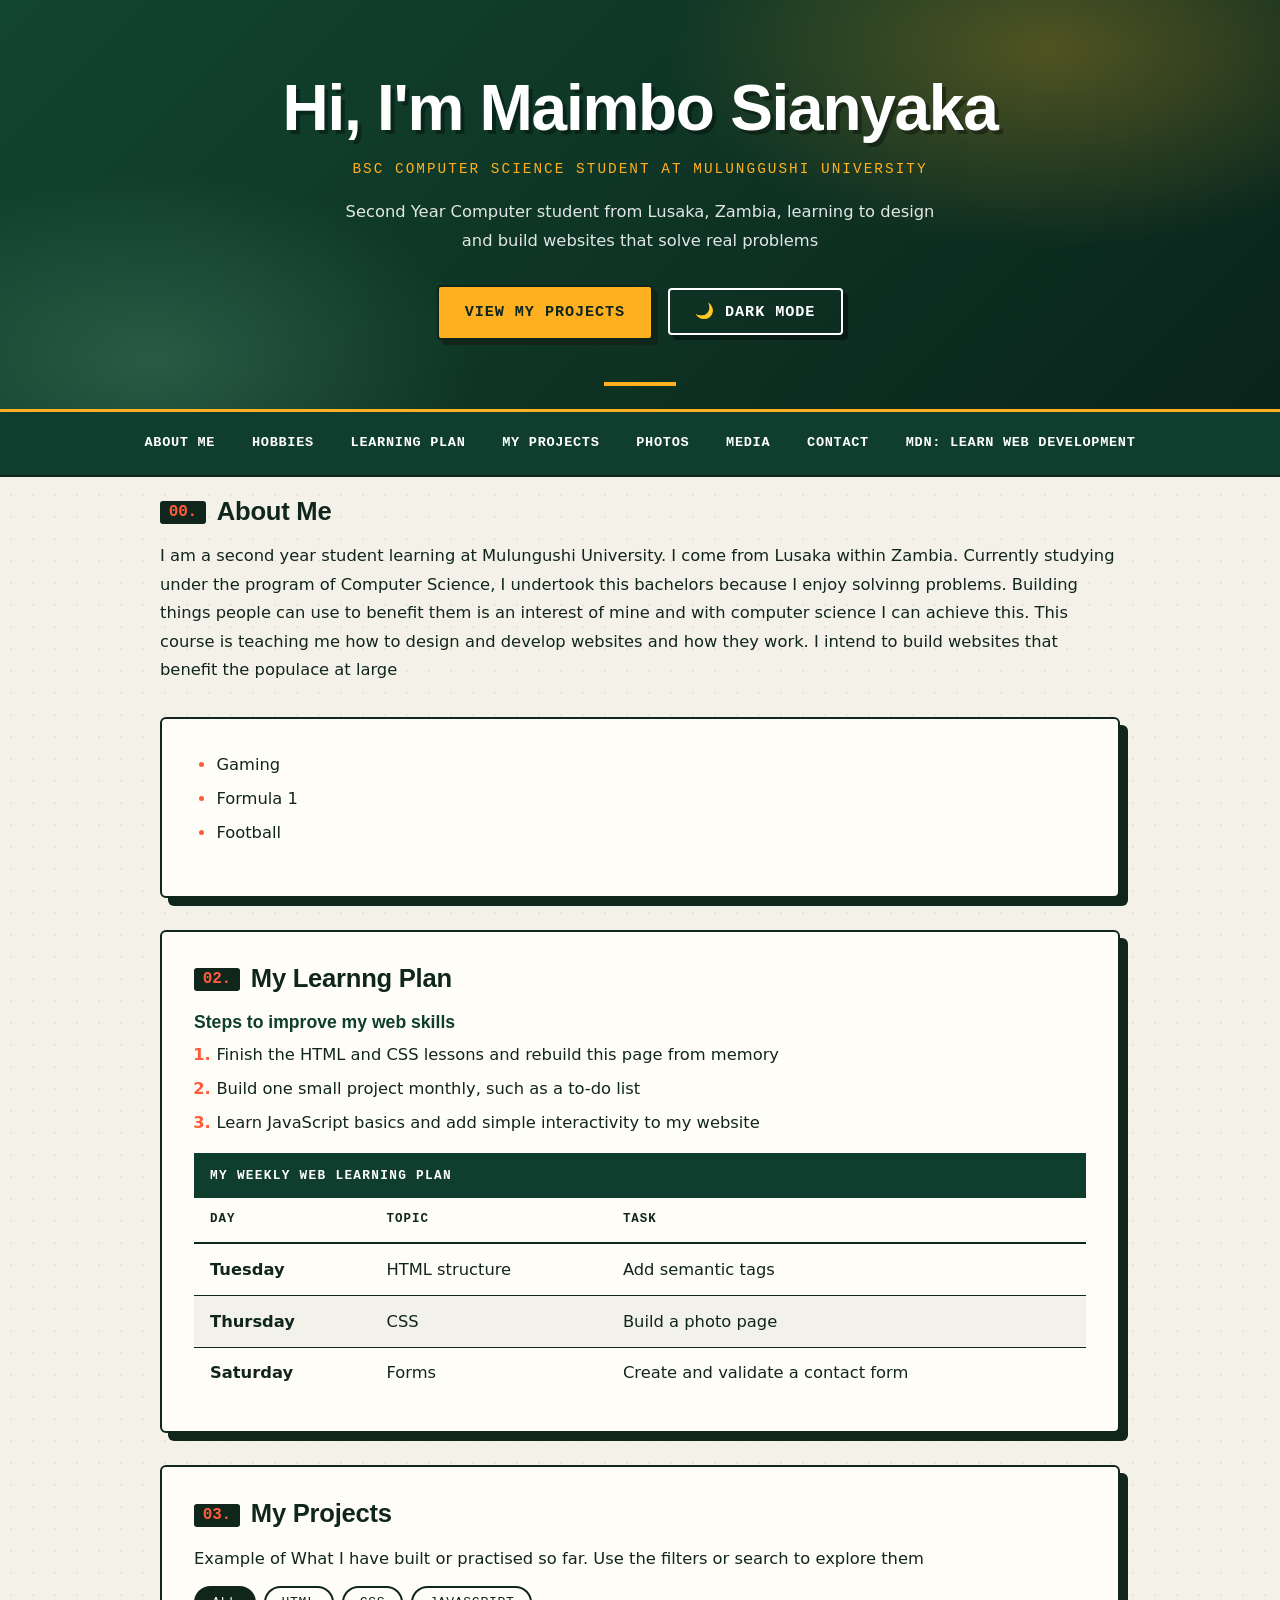
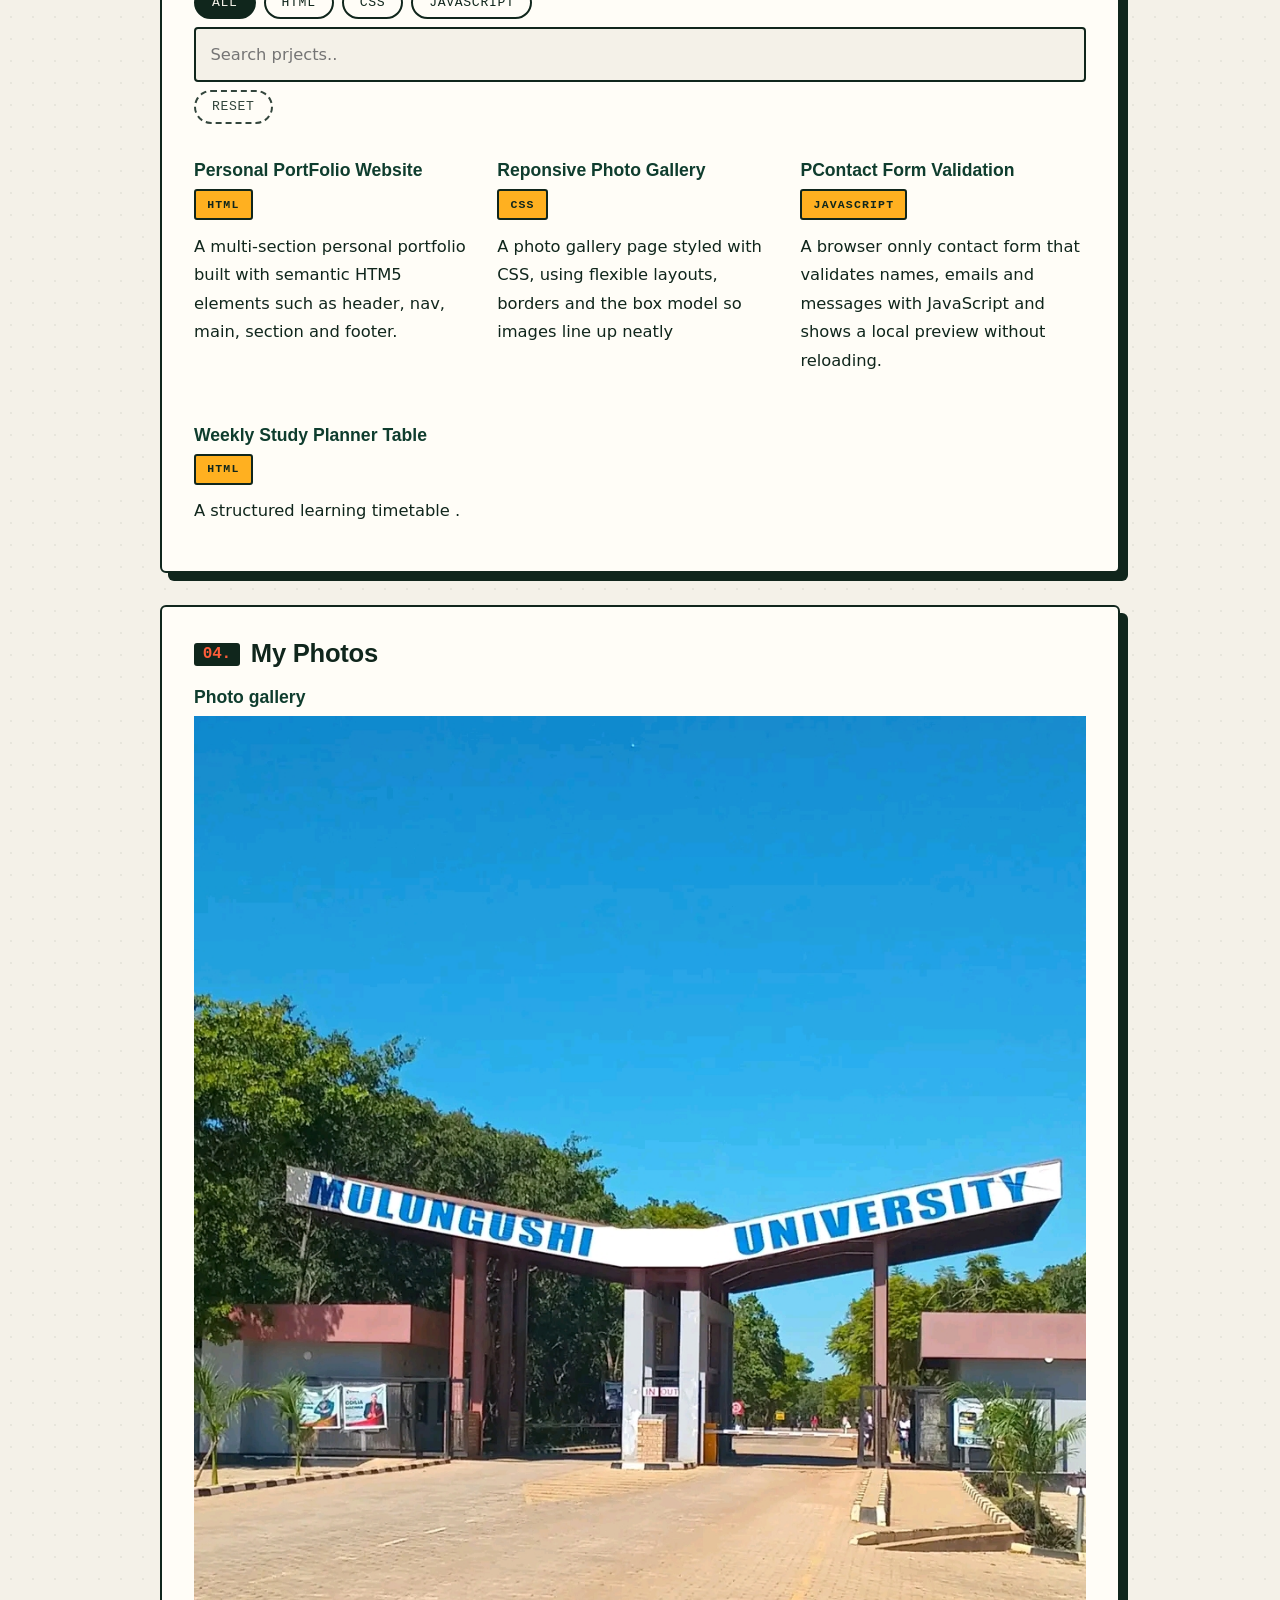
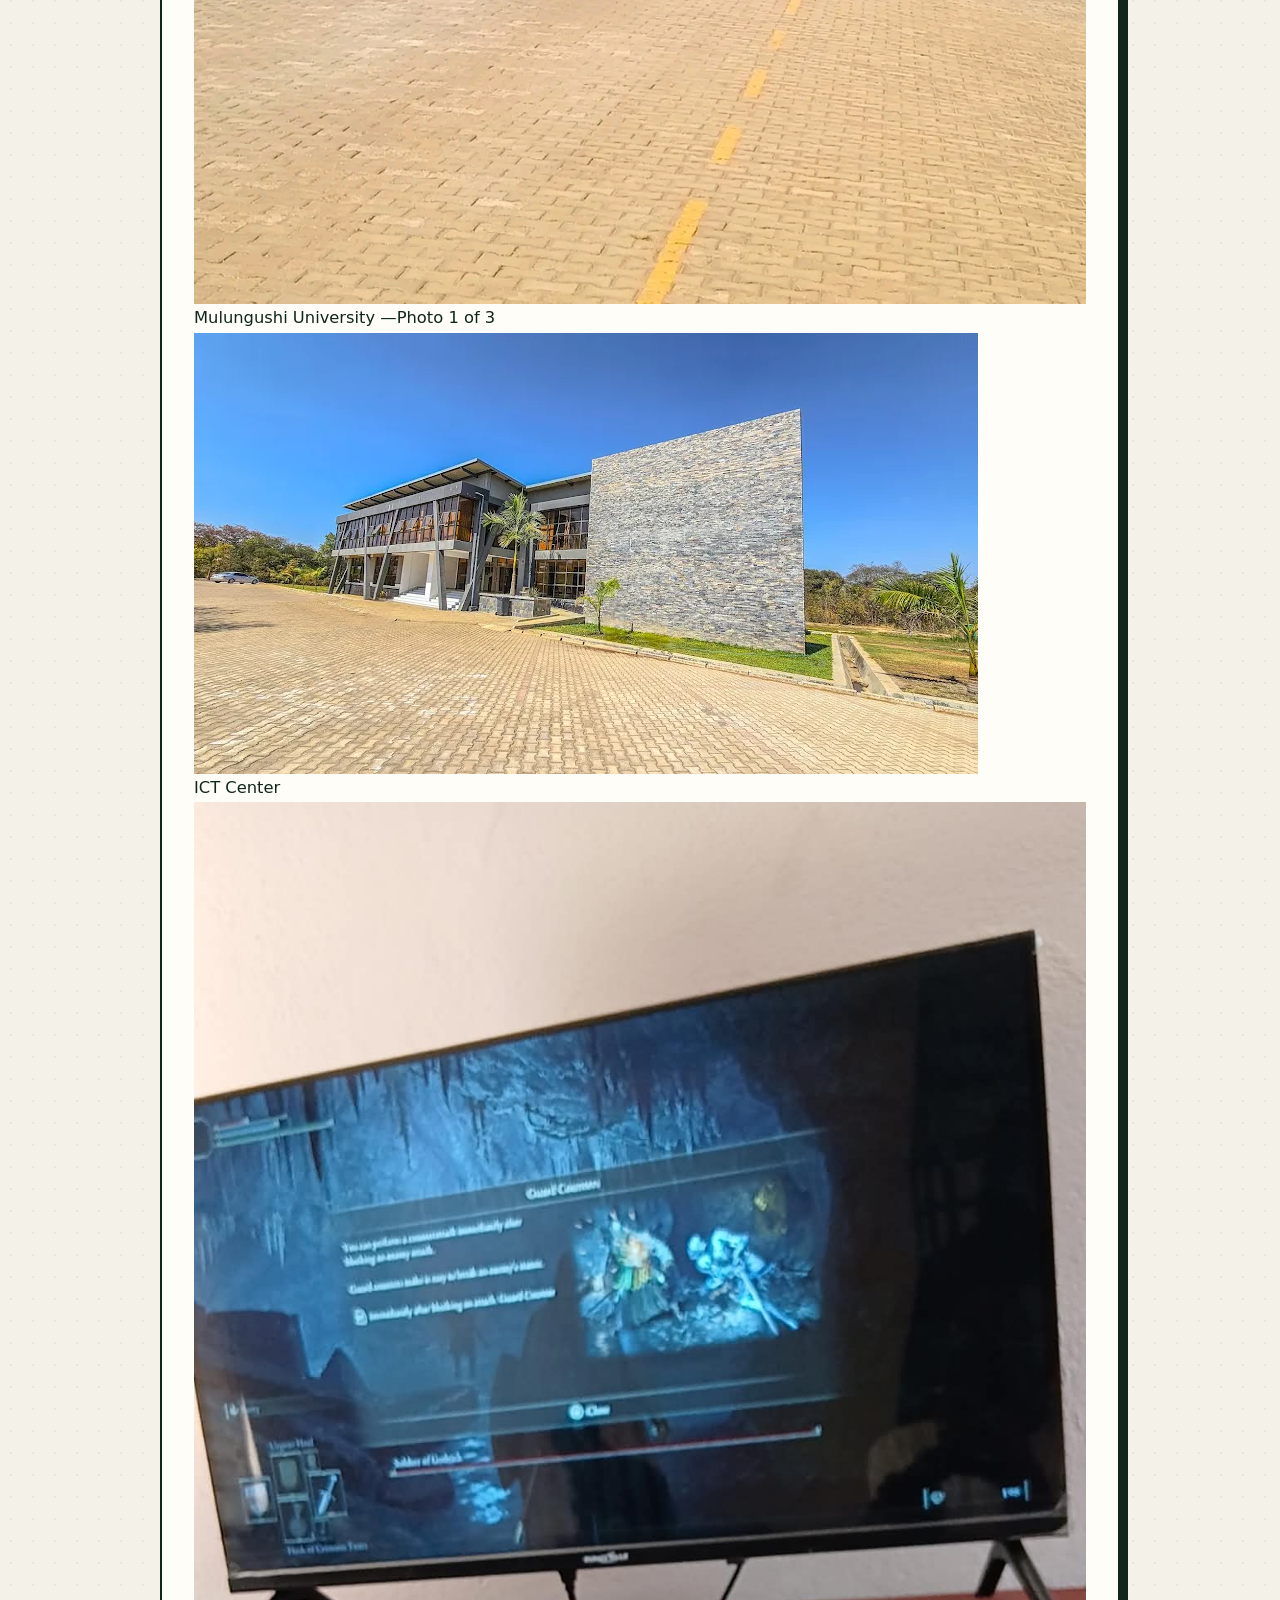
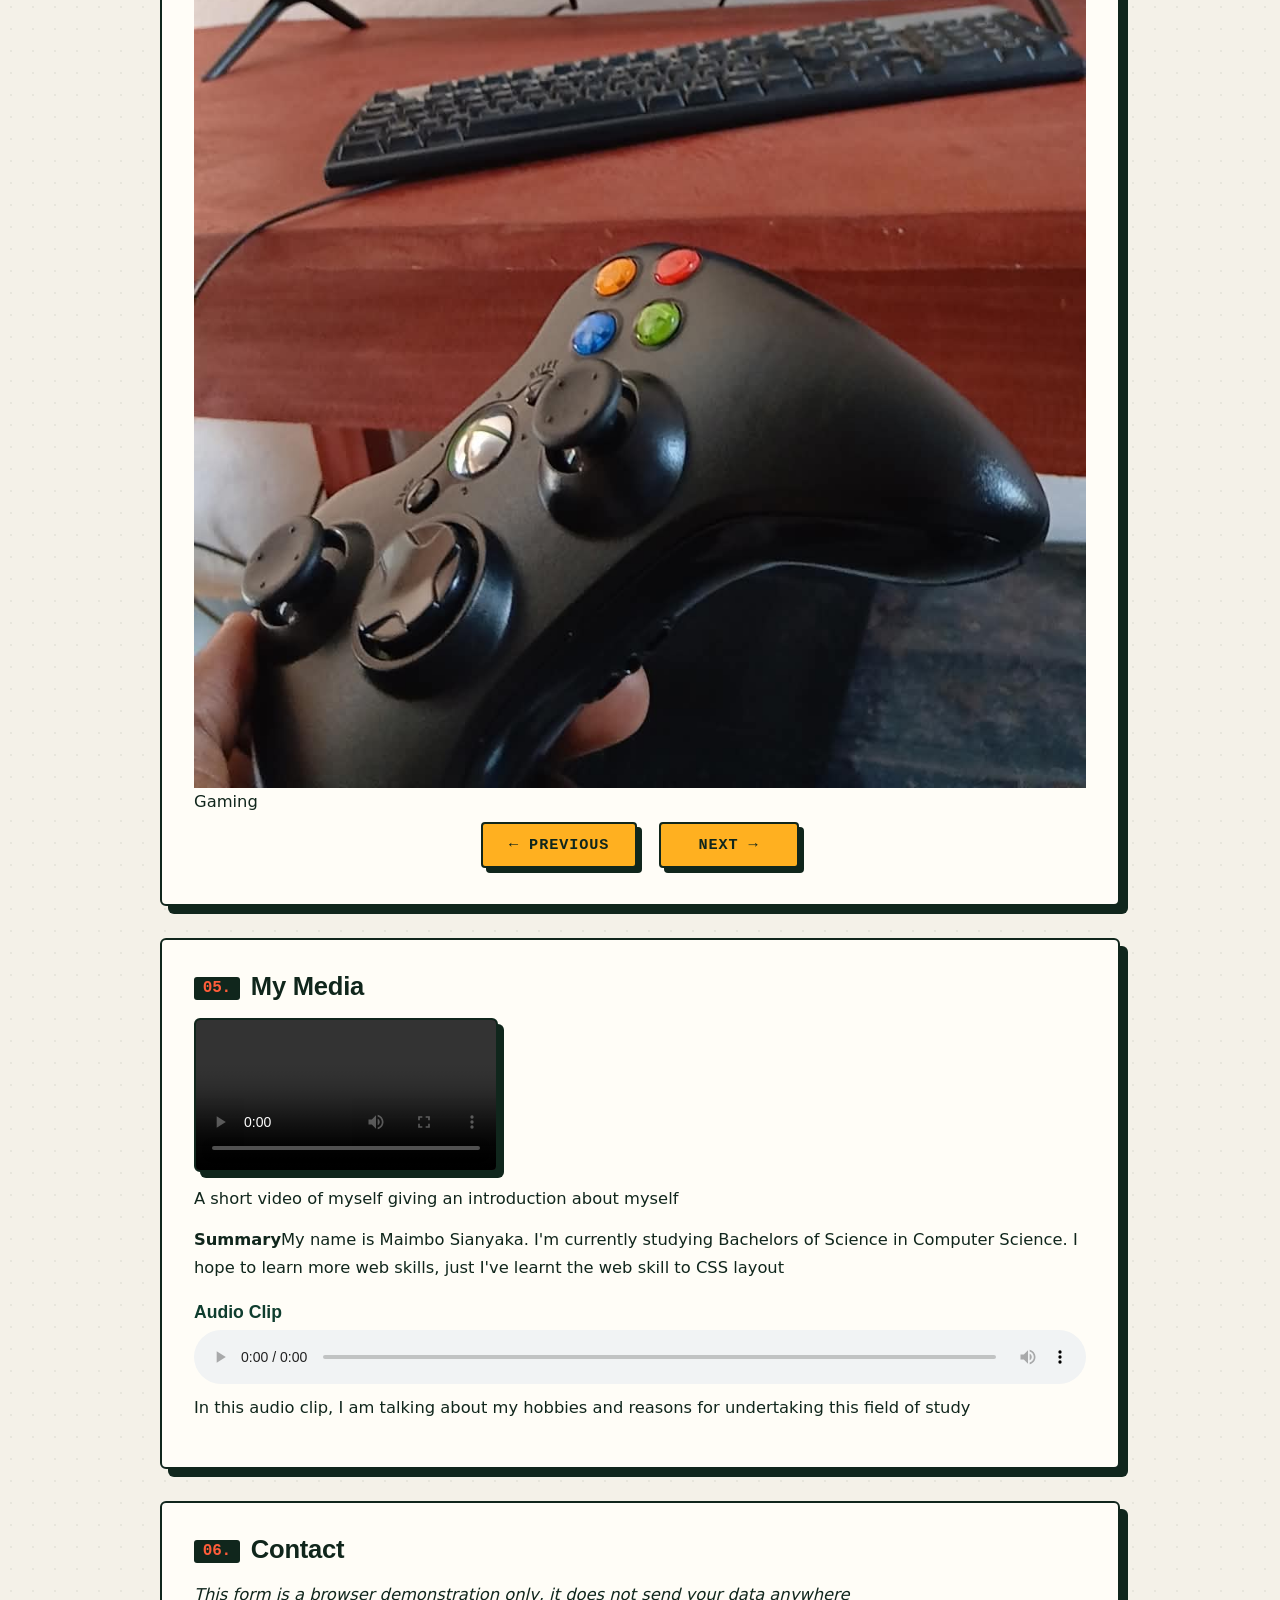
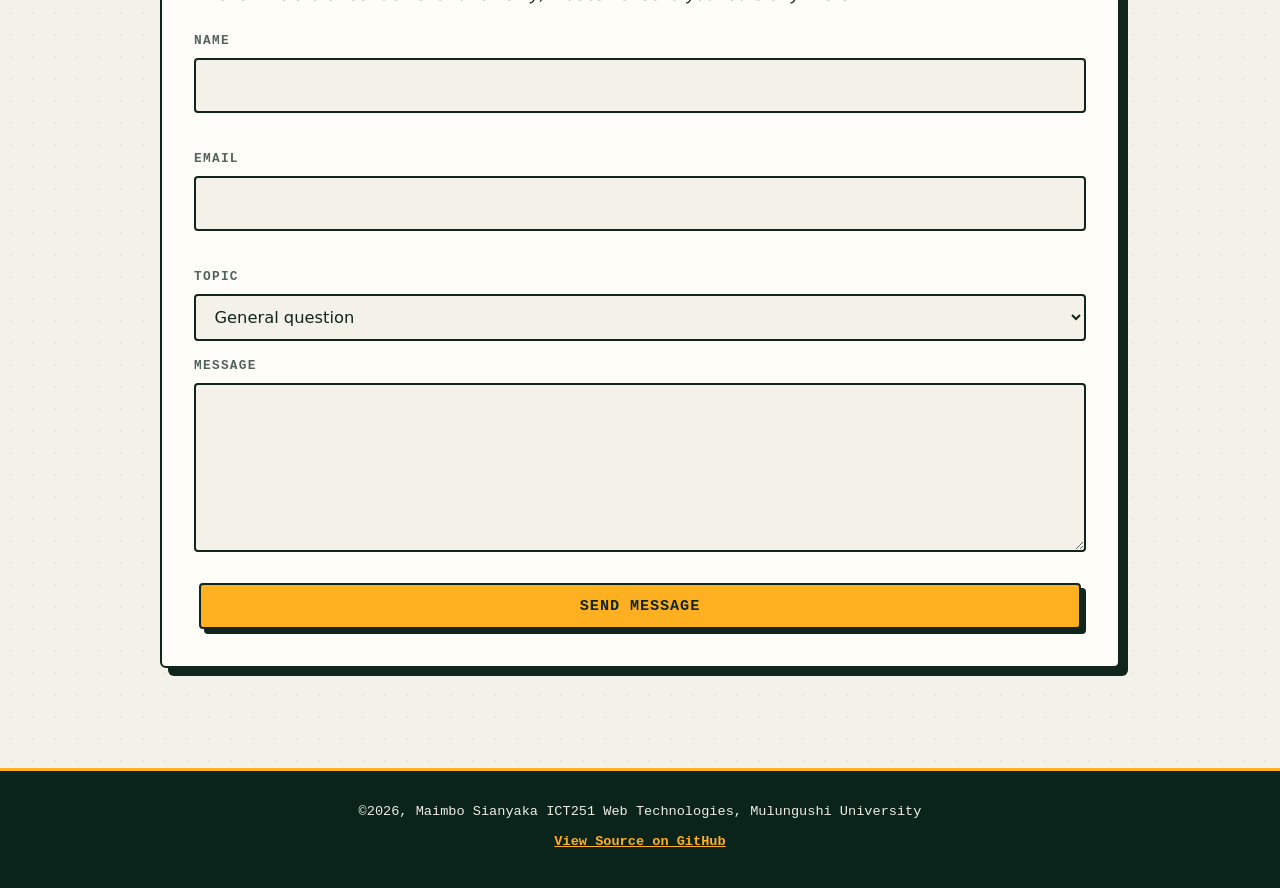
<file: index.html>
<!DOCTYPE html>
<html lang="en">
    <head>
        <meta charset="UTF-8">
        <meta name="viewport" content="width=device-width, initial-scale=1.0">
        <title>MAIMBO SIANYAKA ICT251 STUDENT PORTFOLIO</title>
        <link rel="stylesheet" href="css/styles.css">
        <script src ="js/script.js" defer></script>
    </head>
    <body>
        <a class="skip-link" href = "#main-content">Skip to main content</a>
        <header class="site-header">
        <h1>Hi, I'm Maimbo Sianyaka</h1>
        <p class="tagline">BSc Computer Science student at Mulunggushi University</p>
        <p class="intro">Second Year Computer student from Lusaka, Zambia, learning to design and build websites that solve real problems</p>
        <a class="button" href ="#projects">View My Projects</a>
        <button type="button" id="theme-toggle" class="button button-secondary" aria-pressed="false">&#127769; Dark mode</button>
        </header>

        <nav class="main-nav" aria-label="Main navigation">
            <a href="#about">About Me</a>
            <a href="#hobbies">Hobbies</a>
            <a href="#plan">Learning plan</a>
            <a href="#projects">My Projects</a>
            <a href="#photos">Photos</a>
            <a href="#media">Media</a>
            <a href="#contact">Contact</a>
            <a href="https://developer.mozilla.org/en-US/docs/Learn_web_development"target="_blank" rel="noopener">MDN: Learn Web Development</a>
        </nav>

        <main id="main-content">
            <section id="hobbies"class="content-sector">
                <h2>About Me</h2>
                <p>
                    I am a second year student learning at Mulungushi University. I come from Lusaka within Zambia.
                    Currently studying under the program of Computer Science, I undertook this bachelors because I enjoy solvinng problems.
                    Building things people can use to benefit them is an interest of mine and with computer science I can achieve this.
                    This course is teaching me how to design and develop websites and how they work. I intend to build websites that benefit the populace at large
                </p>
            </section>

            <section id="hobbies"class="content-section">
                <ul>
                    <li>Gaming</li>
                    <li>Formula 1</li>
                    <li>Football</li>
                </ul>
            </section>

            <section id="plan"class="content-section">
                <h2>My Learnng Plan</h2>
                <h3>Steps to improve my web skills</h3>
                <ol>
                    <li>Finish the HTML and CSS lessons and rebuild this page from memory</li>
                    <li>Build one small project monthly, such as a to-do list</li>
                    <li>Learn JavaScript basics and add simple interactivity to my website</li>
                </ol>

                <div class="table wrap">
                    <table>
                        <caption>My weekly Web learning plan</caption>
                        <thead>
                            <tr><th>Day</th><th>Topic</th><th>Task</th></tr>
                        </thead>
                        <tbody>
                            <tr><td>Tuesday</td><td>HTML structure</td><td>Add semantic tags</td></tr>
                            <tr><td>Thursday</td><td>CSS</td><td>Build a photo page</td></tr>
                            <tr><td>Saturday</td><td>Forms</td><td>Create and validate a contact form</td></tr>
                        </tbody>
                    </table>
                </div>
            </section>

            <section id="projects" class="content-section">
                <h2>My Projects</h2>
                <p>Example of What I have built or practised so far. Use the filters or search to explore them</p>

                <div class="filter-bar" role="group" aria-label="Filter projects">
                    <button type="button" class="filter-btn active" data-filter="all" aria-pressed="true">All</button>
                    <button type="button" class="filter-btn" data-filter="html" aria-pressed="false">HTML</button>
                    <button type="button" class="filter-btn" data-filter="css" aria-pressed="false">CSS</button>
                    <button type="button" class="filter-btn" data-filter="js" aria-pressed="false">JavaScript</button>
                    <input type="search" id="projects-search" placeholder="Search prjects.." aria-label="Search Projects">
                    <button type="button" id="filter-reset" class="filter-btn">Reset</button>
                </div>

                <div class="projects-grid">
                    <article class="projects card" data-category="html">
                        <h3>Personal PortFolio Website</h3>
                        <p class="project-tag">HTML</p>
                        <p>A multi-section personal portfolio built with semantic HTM5 elements such as header, nav, main, section and footer.</p>
                    </article>
                     <article class="projects card" data-category="css">
                        <h3>Reponsive Photo Gallery</h3>
                        <p class="project-tag">CSS</p>
                        <p>A photo gallery page styled with CSS, using flexible layouts, borders and the box model so images line up neatly</p>
                    </article>
                     <article class="projects card" data-category="js">
                        <h3>PContact Form Validation</h3>
                        <p class="project-tag">JavaScript</p>
                        <p>A browser onnly contact form that validates names, emails and messages with JavaScript and shows a local preview without reloading.</p>
                    </article>
                     <article class="projects card" data-category="html">
                        <h3>Weekly Study Planner Table</h3>
                        <p class="project-tag">HTML</p>
                        <p>A structured learning timetable .</p>
                    </article>
                </div>
            </section>

            <section id="photos"class="content-section">
                <h2>My Photos</h2>
                <h3>Photo gallery</h3>
                <div class="gallery-viwer">
                    <figure>
                        <img id="gallery-image" src="images/1790583042500.jpg"alt="Entance of Mulungushi Universuty">
                        <figcaption><span id="gallery-caption">Mulungushi University</span> &mdash;<span id="gallery-counter">Photo 1 of 3</span></figcaption>
                    </figure>
                    <figure>
                        <img id="gallery-image" src="images/IMG_78687c26-0e3e-4fd3-b6dc-ddf5441496a4.webp"alt="The ICT Center of the University">
                        <figcaption>ICT Center</figcaption>
                    </figure>
                    <figure>
                        <img src="images/Snapchat-301104276.jpg"alt="Me carrying out one of my hobbies">
                        <figcaption>Gaming</figcaption>
                    </figure>
                    <div class="gallery-controls">
                        <button type="button" id="gallery-prev" class="button">&larr; Previous</button>
                        <button type="button" id="gallery-next" class="button">Next &rarr;</button>
                    </div>
                </div>
            </section>

            <section id="media"class="content-section">
                <h2>My Media</h2>
                <video controls preload="metadata">
                    <source src="videos/VID-20260928-WA0168.mp4"type="video/mp4">
                    Your browser does not support the video tag
                </video>
                <p>A short video of myself giving an introduction about myself</p>
                <p><strong>Summary</strong>My name is Maimbo Sianyaka. I'm currently studying Bachelors of Science in Computer Science.
                I hope to learn more web skills, just I've learnt the web skill to CSS layout</p>

                <h3>Audio Clip</h3>
                <audio controls preload="metadata">
                    <source src="videos/Voice123.m4a"type="audio/mpeg">
                    Your browser does not support the audio element.
                </audio>
                <p>In this audio clip, I am talking about my hobbies and reasons for undertaking this field of study</p>
            </section>

            <section id="contact"class="content-section">
                <h2>Contact</h2>
                <p><em>This form is a browser demonstration only, it does not send your data anywhere</em></p>
                <form action="#"method="get">
                    <label for="name">Name</label>
                    <input type="text"id="name"name="name"required>
                    <p class="field-error" id="name-error"></p>

                    <label for="email">Email</label>
                    <input type="email"id="email"name="email"required>
                    <p class="field-error" id="email-error"></p>

                    <label for="topic">Topic</label>
                    <select id="topic"name="topic">
                        <option>General question</option>
                        <option>Feedback</option>
                    </select>

                    <label for="message">Message</label>
                    <textarea id="message"name="message"rows="5"required></textarea>
                    <p class="field-error" id="message-error"></p>

                    <button type="submit" class="button">Send message</button>
                </form>
                <div id="form-preview" class="form-preview" aria-live="polite" hidden></div>
            </section>
        </main>

        <footer>
            <p>&copy;2026, Maimbo Sianyaka ICT251 Web Technologies, Mulungushi University</p>
            <p><a href="https://github.com/Maisiany90065/mywebtech" target="_blank" rel=""noopener">View Source on GitHub</a></p>
        </footer>
        
    </body>
</html>
</file>
<file: css/styles.css>
/* ============================================================
   ICT251 Activity 3 - Maimbo Sianyaka
   Design system: "Editorial neo-brutalist"
   - Warm paper background, ink borders, hard offset shadows
   - Numbered section headings (CSS counters, no HTML change)
   - Three-typeface system: Space Grotesk / Inter / JetBrains Mono
   - Light & dark themes via CSS custom properties
   ============================================================ */

/* ----- Theme variables ----- */
:root {
    --bg: #f4f1e8;               /* warm paper */
    --surface: #fffdf7;          /* card cream */
    --text: #10261c;             /* deep ink green */
    --muted: #51635a;
    --primary: #0f3d2e;          /* forest green */
    --primary-text: #ffffff;
    --accent: #ffb020;           /* amber */
    --accent2: #ff5d3a;          /* coral */
    --border: #10261c;
    --error: #c0341d;
    --success-bg: #e2f3e6;
    --success-text: #0f3d2e;
    --shadow: #10261c;
}

[data-theme="dark"] {
    --bg: #0b1410;
    --surface: #15211b;
    --text: #f0ede3;
    --muted: #a9b8ae;
    --primary: #8fdcb2;          /* mint green */
    --primary-text: #0b1410;
    --accent: #ffb020;
    --accent2: #ff7a5c;
    --border: #3d5247;
    --error: #ff8a70;
    --success-bg: #173325;
    --success-text: #c9ecd6;
    --shadow: #000000;
}

/* ----- Base (element selectors) ----- */
* { box-sizing: border-box; margin: 0; padding: 0; }

body {
    font-family: 'Inter', system-ui, Arial, sans-serif;
    font-size: 1.02rem;
    line-height: 1.75;
    color: var(--text);
    background-color: var(--bg);
    /* faint dot grid on the paper background */
    background-image: radial-gradient(rgba(16, 38, 28, 0.06) 1px, transparent 1px);
    background-size: 22px 22px;
}
[data-theme="dark"] body {
    background-image: radial-gradient(rgba(240, 237, 227, 0.05) 1px, transparent 1px);
}

h1, h2, h3 {
    font-family: 'Space Grotesk', 'Trebuchet MS', Arial, sans-serif;
    line-height: 1.15;
}

p { margin-bottom: 0.8rem; }
ul, ol { margin: 0 0 1rem 1.4rem; }
li { margin-bottom: 0.35rem; }
li::marker { color: var(--accent2); font-weight: 700; }

a { color: var(--primary); font-weight: 600; }

img, video { max-width: 100%; height: auto; display: block; }
audio { width: 100%; }

::selection { background: var(--accent); color: #10261c; }

/* Visible keyboard focus everywhere */
:focus-visible {
    outline: 3px solid var(--accent2);
    outline-offset: 3px;
}

/* ----- Skip link ----- */
.skip-link {
    position: absolute;
    left: -9999px;
    top: 0;
    background: var(--accent);
    color: #10261c;
    font-family: 'JetBrains Mono', monospace;
    font-weight: 600;
    padding: 0.6rem 1rem;
    z-index: 100;
    border: 2px solid #10261c;
}
.skip-link:focus { left: 0; }

/* ----- Hero header ----- */
.site-header {
    position: relative;
    overflow: hidden;
    color: #ffffff;
    text-align: center;
    padding: 4.5rem 1.5rem 4rem;
    background:
        radial-gradient(620px 320px at 82% 12%, rgba(255, 176, 32, 0.28), transparent 62%),
        radial-gradient(520px 300px at 12% 88%, rgba(143, 220, 178, 0.20), transparent 62%),
        linear-gradient(135deg, #12452f 0%, #0a241b 100%);
    border-bottom: 3px solid var(--accent);
}
.site-header::after {
    /* thin decorative rule under the hero */
    content: "";
    position: absolute;
    left: 50%;
    bottom: 1.4rem;
    width: 72px;
    height: 4px;
    background: var(--accent);
    transform: translateX(-50%);
}
.site-header h1 {
    font-size: clamp(2.4rem, 6vw, 4rem);
    font-weight: 700;
    letter-spacing: -0.02em;
    margin-bottom: 0.7rem;
    text-shadow: 4px 4px 0 rgba(0, 0, 0, 0.35);
}
.tagline {
    font-family: 'JetBrains Mono', monospace;
    text-transform: uppercase;
    letter-spacing: 0.14em;
    font-size: 0.9rem;
    color: var(--accent);
    margin-bottom: 1rem;
}
.intro { max-width: 620px; margin: 0 auto 1.6rem; color: rgba(255, 255, 255, 0.88); }

/* ----- Buttons ----- */
.button {
    display: inline-block;
    padding: 0.75rem 1.6rem;
    font-family: 'JetBrains Mono', monospace;
    font-weight: 600;
    font-size: 0.95rem;
    text-transform: uppercase;
    letter-spacing: 0.06em;
    color: #10261c;
    background-color: var(--accent);
    border: 2px solid #10261c;
    border-radius: 4px;
    box-shadow: 5px 5px 0 var(--shadow);
    cursor: pointer;
    text-decoration: none;
    margin: 0.3rem;
    transition: transform 0.15s ease, box-shadow 0.15s ease, background-color 0.15s ease;
}
.button:hover, .button:focus-visible {
    background-color: var(--accent2);
    color: #ffffff;
    transform: translate(-2px, -2px);
    box-shadow: 8px 8px 0 var(--shadow);
}
.button:active { transform: translate(2px, 2px); box-shadow: 2px 2px 0 var(--shadow); }

.button-secondary {
    background-color: transparent;
    color: #ffffff;
    border-color: #ffffff;
    box-shadow: 5px 5px 0 rgba(0, 0, 0, 0.4);
}
.button-secondary:hover, .button-secondary:focus-visible {
    background-color: #ffffff;
    color: #10261c;
}

/* ----- Sticky navigation bar ----- */
.main-nav {
    position: sticky;
    top: 0;
    z-index: 50;
    display: flex;
    flex-wrap: wrap;
    justify-content: center;
    gap: 0.35rem;
    padding: 0.7rem 1rem;
    background-color: var(--primary);
    border-bottom: 2px solid var(--border);
}
[data-theme="dark"] .main-nav { border-bottom-color: #000; }
.main-nav a {
    font-family: 'JetBrains Mono', monospace;
    font-size: 0.85rem;
    text-transform: uppercase;
    letter-spacing: 0.05em;
    color: var(--primary-text);
    text-decoration: none;
    padding: 0.4rem 0.85rem;
    border-radius: 3px;
    border: 2px solid transparent;
    transition: background-color 0.15s ease, border-color 0.15s ease, color 0.15s ease;
}
.main-nav a:hover, .main-nav a:focus-visible {
    background-color: var(--accent);
    border-color: var(--border);
    color: #10261c;
}

/* ----- Layout ----- */
main {
    max-width: 1000px;
    margin: 0 auto;
    padding: 1.25rem;
    counter-reset: section; /* powers the numbered headings */
}
section[id] { scroll-margin-top: 4.5rem; }

/* ----- Content cards ----- */
.content-section {
    counter-increment: section;
    position: relative;
    padding: 2rem;
    margin: 2rem 0;
    border: 2px solid var(--border);
    border-radius: 6px;
    background-color: var(--surface);
    box-shadow: 8px 8px 0 var(--shadow);
    transition: transform 0.15s ease, box-shadow 0.15s ease;
}
.content-section:hover {
    transform: translate(-2px, -2px);
    box-shadow: 11px 11px 0 var(--shadow);
}
[data-theme="dark"] .content-section:hover { box-shadow: 11px 11px 0 rgba(0, 0, 0, 0.6); }

h2 {
    color: var(--text);
    font-size: 1.6rem;
    letter-spacing: -0.01em;
    margin-bottom: 1rem;
    padding-bottom: 0;
    border-bottom: none;
}
/* automatic numbering: 01. About Me, 02. My Hobbies ... */
h2::before {
    content: counter(section, decimal-leading-zero) ".";
    font-family: 'JetBrains Mono', monospace;
    font-size: 1rem;
    color: var(--accent2);
    background: var(--text);
    padding: 0.15rem 0.55rem;
    border-radius: 3px;
    margin-right: 0.7rem;
    vertical-align: middle;
}
h3 {
    font-size: 1.1rem;
    margin: 1.2rem 0 0.5rem;
    color: var(--primary);
}
[data-theme="light"] h3 { color: #0f3d2e; }

/* ----- Projects ----- */
.filter-bar {
    display: flex;
    flex-wrap: wrap;
    gap: 0.5rem;
    align-items: center;
    margin-bottom: 1.1rem;
}
.filter-btn {
    font-family: 'JetBrains Mono', monospace;
    font-size: 0.82rem;
    text-transform: uppercase;
    letter-spacing: 0.05em;
    padding: 0.45rem 1rem;
    border: 2px solid var(--border);
    border-radius: 999px;
    background: var(--surface);
    color: var(--text);
    cursor: pointer;
    transition: transform 0.15s ease, background-color 0.15s ease, color 0.15s ease;
}
.filter-btn:hover { background-color: var(--accent); color: #10261c; transform: translateY(-2px); }
.filter-btn.active {
    background-color: var(--text);
    color: var(--bg);
}
#project-search {
    flex: 1 1 190px;
    border: 2px solid var(--border);
    border-radius: 999px;
    padding: 0.5rem 1rem;
}
#filter-reset { border-style: dashed; opacity: 0.85; }

.filter-message {
    font-family: 'JetBrains Mono', monospace;
    font-size: 0.9rem;
    padding: 0.9rem 1rem;
    border: 2px dashed var(--accent2);
    border-radius: 6px;
    background: var(--surface);
    margin-bottom: 1.1rem;
}

.projects-grid {
    display: grid;
    grid-template-columns: repeat(auto-fit, minmax(250px, 1fr));
    gap: 1.1rem;
}
.project-card {
    padding: 1.25rem;
    border: 2px solid var(--border);
    border-radius: 6px;
    background-color: var(--bg);
    box-shadow: 5px 5px 0 var(--shadow);
    transition: transform 0.15s ease, box-shadow 0.15s ease;
}
.project-card:hover { transform: translate(-2px, -2px); box-shadow: 8px 8px 0 var(--shadow); }
.project-card h3 { margin-top: 0.55rem; font-size: 1.05rem; }
.project-card p:last-child { margin-bottom: 0; font-size: 0.95rem; color: var(--muted); }

.project-tag {
    display: inline-block;
    font-family: 'JetBrains Mono', monospace;
    font-size: 0.72rem;
    font-weight: 600;
    text-transform: uppercase;
    letter-spacing: 0.1em;
    padding: 0.2rem 0.7rem;
    border: 2px solid var(--border);
    border-radius: 3px;
    background-color: var(--accent);
    color: #10261c;
}
/* colour-code the tags by skill */
.project-card[data-category="css"] .project-tag { background-color: var(--accent2); color: #ffffff; }
.project-card[data-category="js"] .project-tag { background-color: var(--text); color: var(--bg); }

/* ----- Gallery viewer ----- */
.gallery-viewer { max-width: 660px; margin: 0 auto; text-align: center; }
.gallery-viewer figure {
    margin: 0 0 1rem;
    border: 2px solid var(--border);
    border-radius: 6px;
    overflow: hidden;
    box-shadow: 8px 8px 0 var(--shadow);
    background: var(--surface);
}
.gallery-viewer img {
    width: 100%;
    height: 360px;
    object-fit: cover;
}
.gallery-viewer figcaption {
    font-family: 'JetBrains Mono', monospace;
    font-size: 0.85rem;
    color: var(--muted);
    padding: 0.7rem 1rem;
    border-top: 2px solid var(--border);
}
.gallery-controls { display: flex; justify-content: center; gap: 0.75rem; flex-wrap: wrap; }
.gallery-controls .button { min-width: 140px; }

/* ----- Media ----- */
video {
    border: 2px solid var(--border);
    border-radius: 6px;
    box-shadow: 6px 6px 0 var(--shadow);
    margin-bottom: 0.8rem;
    background: #000;
}

/* ----- Learning table ----- */
.table-wrap {
    overflow-x: auto;
    border: 2px solid var(--border);
    border-radius: 6px;
    box-shadow: 6px 6px 0 var(--shadow);
    margin-top: 1rem;
}
table { width: 100%; border-collapse: collapse; }
caption {
    font-family: 'JetBrains Mono', monospace;
    font-size: 0.8rem;
    text-transform: uppercase;
    letter-spacing: 0.1em;
    font-weight: 600;
    padding: 0.7rem 1rem;
    text-align: left;
    color: var(--primary-text);
    background: var(--primary);
}
th, td { padding: 0.7rem 1rem; text-align: left; border-bottom: 1px solid var(--border); }
thead th {
    font-family: 'JetBrains Mono', monospace;
    font-size: 0.78rem;
    text-transform: uppercase;
    letter-spacing: 0.08em;
    background: var(--surface);
    color: var(--text);
    border-bottom: 2px solid var(--border);
}
tbody tr:last-child td { border-bottom: none; }
tbody tr:nth-child(even) { background-color: rgba(16, 38, 28, 0.05); }
[data-theme="dark"] tbody tr:nth-child(even) { background-color: rgba(240, 237, 227, 0.05); }
td:first-child { font-weight: 600; }

/* ----- Contact form ----- */
form { display: flex; flex-direction: column; gap: 0.35rem; margin-top: 0.6rem; }
label {
    font-family: 'JetBrains Mono', monospace;
    font-size: 0.8rem;
    font-weight: 600;
    text-transform: uppercase;
    letter-spacing: 0.1em;
    margin-top: 0.5rem;
    color: var(--muted);
}
input, select, textarea {
    width: 100%;
    padding: 0.7rem 0.9rem;
    font: inherit;
    color: var(--text);
    background-color: var(--bg);
    border: 2px solid var(--border);
    border-radius: 4px;
    transition: box-shadow 0.15s ease, border-color 0.15s ease;
}
input:focus, select:focus, textarea:focus {
    border-color: var(--accent2);
    box-shadow: 4px 4px 0 var(--shadow);
    outline: none;
}
.field-error {
    font-family: 'JetBrains Mono', monospace;
    font-size: 0.82rem;
    color: var(--error);
    min-height: 1.2em;
    margin: 0;
}
.form-preview {
    margin-top: 1.2rem;
    padding: 1.2rem 1.4rem;
    border: 2px solid var(--border);
    border-radius: 6px;
    box-shadow: 6px 6px 0 var(--shadow);
    background-color: var(--success-bg);
    color: var(--success-text);
}
.preview-success {
    font-family: 'JetBrains Mono', monospace;
    font-weight: 600;
    text-transform: uppercase;
    letter-spacing: 0.05em;
    font-size: 0.85rem;
    border-bottom: 2px dashed var(--border);
    padding-bottom: 0.5rem;
    margin-bottom: 0.7rem;
}

/* ----- Footer ----- */
footer {
    background: #0a241b;
    color: #f0ede3;
    text-align: center;
    padding: 1.8rem 1rem;
    margin-top: 3rem;
    border-top: 3px solid var(--accent);
    font-family: 'JetBrains Mono', monospace;
    font-size: 0.85rem;
}
footer p { margin-bottom: 0.4rem; }
footer a { color: var(--accent); }
footer a:hover, footer a:focus-visible { color: #ffffff; }

/* ----- Responsive ----- */
@media (max-width: 720px) {
    .site-header { padding: 3rem 1.25rem 3.2rem; }
    .content-section { padding: 1.4rem; box-shadow: 6px 6px 0 var(--shadow); }
    h2 { font-size: 1.35rem; }
    h2::before { font-size: 0.85rem; margin-right: 0.5rem; }
    .gallery-viewer img { height: 260px; }
    .gallery-controls .button { flex: 1; min-width: 0; }
}

@media (max-width: 480px) {
    body { font-size: 0.97rem; }
    .filter-bar { flex-direction: column; align-items: stretch; }
    .filter-btn, #project-search { width: 100%; }
    .button { width: 100%; margin: 0.3rem 0; }
    .gallery-controls .button { width: auto; }
}

/* Respect users who prefer no animation */
@media (prefers-reduced-motion: reduce) {
    * { transition: none; }
}
</file>
